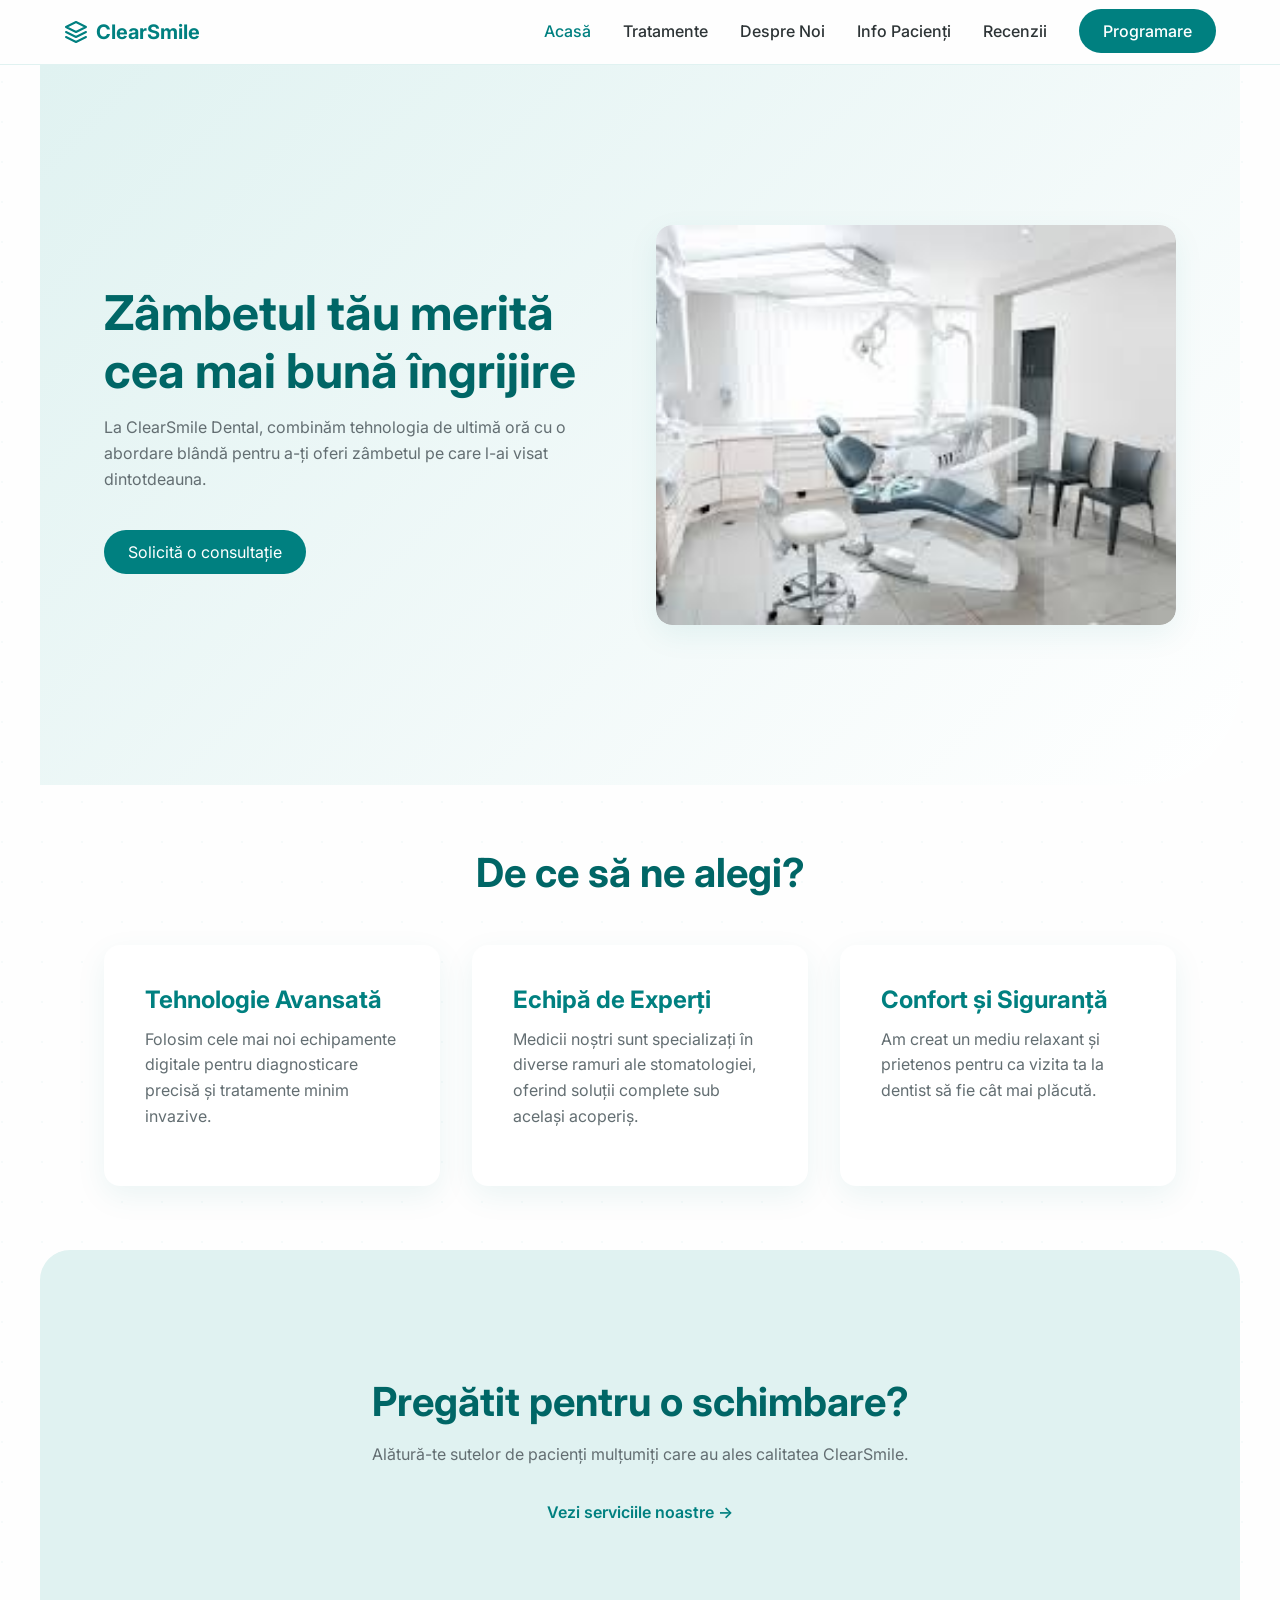
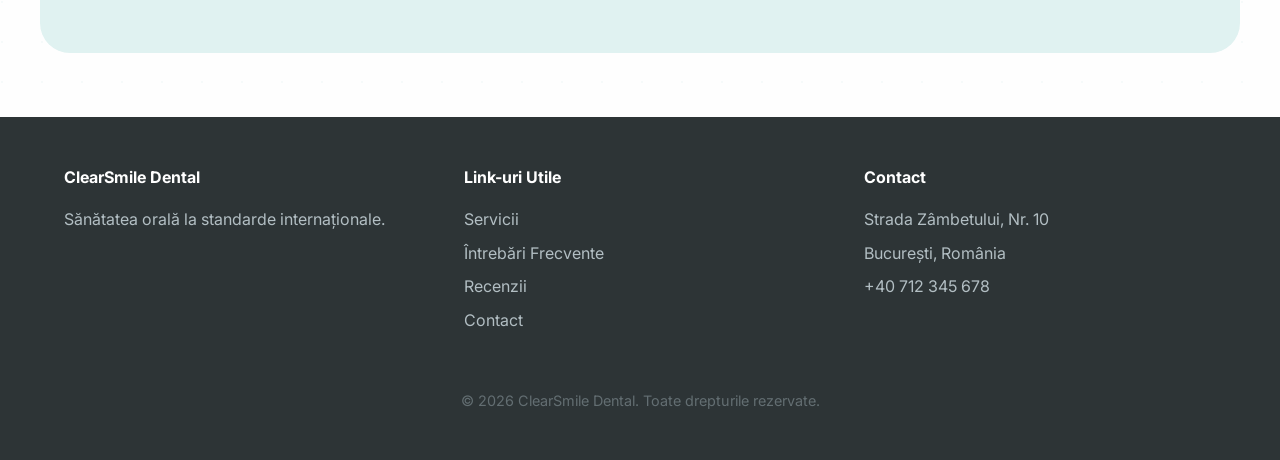
<file: index.html>
<!DOCTYPE html>
<html lang="ro">
<head>
    <meta charset="UTF-8">
    <meta name="viewport" content="width=device-width, initial-scale=1.0">
    <title>ClearSmile Dental | Zâmbetul tău, prioritatea noastră</title>
    <link rel="stylesheet" href="css/styles.css">
</head>
<body>
    <nav>
        <a href="index.html" class="logo">
            <svg width="24" height="24" viewBox="0 0 24 24" fill="none" stroke="currentColor" stroke-width="2" stroke-linecap="round" stroke-linejoin="round"><path d="M12 2L2 7l10 5 10-5-10-5z"/><path d="M2 17l10 5 10-5"/><path d="M2 12l10 5 10-5"/></svg>
            ClearSmile
        </a>
        <div class="hamburger">
            <span></span>
            <span></span>
            <span></span>
        </div>
        <ul class="nav-links">
            <li><a href="index.html">Acasă</a></li>
            <li><a href="tratamente.html">Tratamente</a></li>
            <li><a href="despre-noi.html">Despre Noi</a></li>
            <li><a href="info-pacienti.html">Info Pacienți</a></li>
            <li><a href="recenzii.html">Recenzii</a></li>
            <li><a href="contact.html" class="btn-appointment">Programare</a></li>
        </ul>
    </nav>

    <header class="hero container">
        <div class="hero-content">
            <h1>Zâmbetul tău merită cea mai bună îngrijire</h1>
            <p>La ClearSmile Dental, combinăm tehnologia de ultimă oră cu o abordare blândă pentru a-ți oferi zâmbetul pe care l-ai visat dintotdeauna.</p>
            <div class="mt-3">
                <a href="contact.html" class="btn-appointment" style="text-decoration: none;">Solicită o consultație</a>
            </div>
        </div>
        <div class="hero-image">
            <img src="imgs/Black_Ti_Mac.jpeg" alt="Clinică Modernă ClearSmile" style="width: 100%; height: 100%; object-fit: cover; border-radius: var(--border-radius);">
        </div>
    </header>

    <section class="container">
        <h2>De ce să ne alegi?</h2>
        <div class="grid mt-3">
            <div class="card">
                <h3>Tehnologie Avansată</h3>
                <p>Folosim cele mai noi echipamente digitale pentru diagnosticare precisă și tratamente minim invazive.</p>
            </div>
            <div class="card">
                <h3>Echipă de Experți</h3>
                <p>Medicii noștri sunt specializați în diverse ramuri ale stomatologiei, oferind soluții complete sub același acoperiș.</p>
            </div>
            <div class="card">
                <h3>Confort și Siguranță</h3>
                <p>Am creat un mediu relaxant și prietenos pentru ca vizita ta la dentist să fie cât mai plăcută.</p>
            </div>
        </div>
    </section>

    <section class="container bg-light rounded-lg mb-4 text-center">
        <div style="padding: 4rem 2rem;">
            <h2>Pregătit pentru o schimbare?</h2>
            <p>Alătură-te sutelor de pacienți mulțumiți care au ales calitatea ClearSmile.</p>
            <a href="tratamente.html" style="color: var(--primary-teal); font-weight: 600; text-decoration: none; display: inline-block; margin-top: 1rem;">Vezi serviciile noastre →</a>
        </div>
    </section>

    <footer>
        <div class="footer-grid">
            <div class="footer-section">
                <h4>ClearSmile Dental</h4>
                <p>Sănătatea orală la standarde internaționale.</p>
            </div>
            <div class="footer-section">
                <h4>Link-uri Utile</h4>
                <a href="tratamente.html">Servicii</a>
                <a href="info-pacienti.html">Întrebări Frecvente</a>
                <a href="recenzii.html">Recenzii</a>
                <a href="contact.html">Contact</a>
            </div>
            <div class="footer-section">
                <h4>Contact</h4>
                <p>Strada Zâmbetului, Nr. 10</p>
                <p>București, România</p>
                <p>+40 712 345 678</p>
            </div>
        </div>
        <div class="text-center" style="padding-top: 3rem; color: #636e72; font-size: 0.9rem;">
            &copy; 2026 ClearSmile Dental. Toate drepturile rezervate.
        </div>
    </footer>

    <script src="js/main.js"></script>
</body>
</html>
</file>
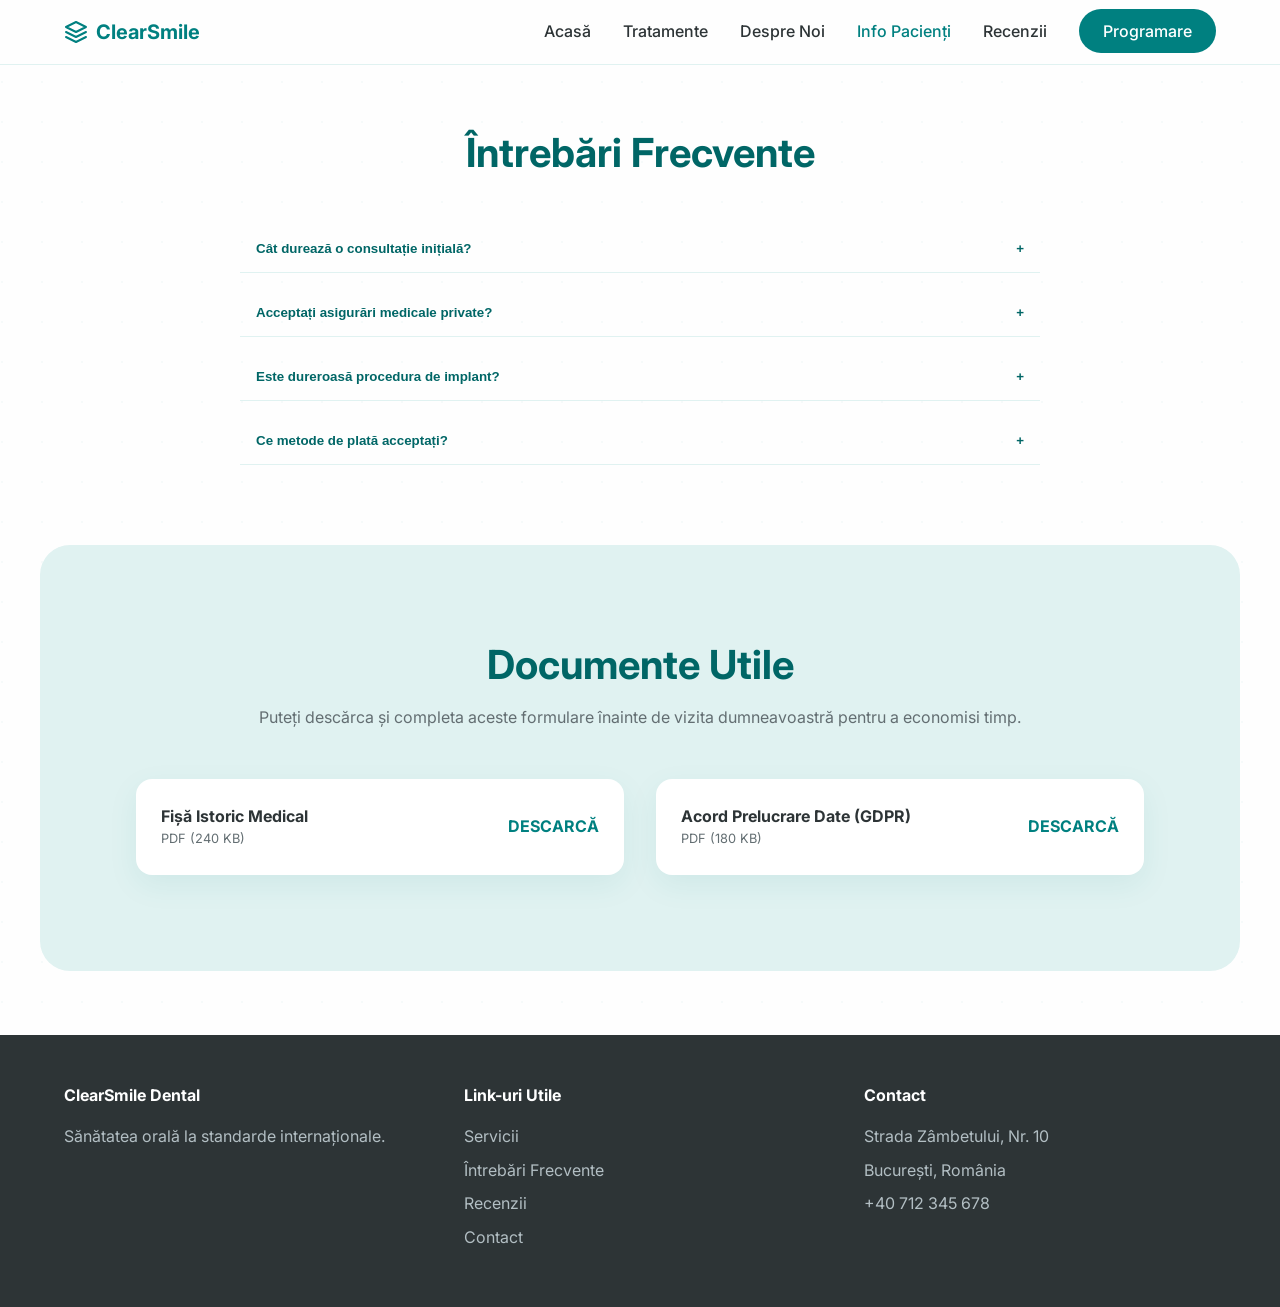
<file: info-pacienti.html>
<!DOCTYPE html>
<html lang="ro">
<head>
    <meta charset="UTF-8">
    <meta name="viewport" content="width=device-width, initial-scale=1.0">
    <title>Informații Pacienți | ClearSmile Dental</title>
    <link rel="stylesheet" href="css/styles.css">
</head>
<body>
    <nav>
        <a href="index.html" class="logo">
            <svg width="24" height="24" viewBox="0 0 24 24" fill="none" stroke="currentColor" stroke-width="2" stroke-linecap="round" stroke-linejoin="round"><path d="M12 2L2 7l10 5 10-5-10-5z"/><path d="M2 17l10 5 10-5"/><path d="M2 12l10 5 10-5"/></svg>
            ClearSmile
        </a>
        <div class="hamburger">
            <span></span>
            <span></span>
            <span></span>
        </div>
        <ul class="nav-links">
            <li><a href="index.html">Acasă</a></li>
            <li><a href="tratamente.html">Tratamente</a></li>
            <li><a href="despre-noi.html">Despre Noi</a></li>
            <li><a href="info-pacienti.html">Info Pacienți</a></li>
            <li><a href="recenzii.html">Recenzii</a></li>
            <li><a href="contact.html" class="btn-appointment">Programare</a></li>
        </ul>
    </nav>

    <section class="container">
        <h2>Întrebări Frecvente</h2>
        <div class="max-width-800 mt-3">
            <div class="accordion-item">
                <button class="accordion-header">Cât durează o consultație inițială? <span>+</span></button>
                <div class="accordion-content">
                    <p>O consultație standard durează aproximativ 45 de minute și include examinarea clinică, discuția despre istoricul medical și stabilirea unui plan de tratament preliminar.</p>
                </div>
            </div>
            <div class="accordion-item">
                <button class="accordion-header">Acceptați asigurări medicale private? <span>+</span></button>
                <div class="accordion-content">
                    <p>Da, colaborăm cu majoritatea furnizorilor de asigurări medicale private din România. Vă rugăm să ne contactați pentru a verifica parteneriatul specific.</p>
                </div>
            </div>
            <div class="accordion-item">
                <button class="accordion-header">Este dureroasă procedura de implant? <span>+</span></button>
                <div class="accordion-content">
                    <p>Procedura se realizează sub anestezie locală, deci nu veți simți durere în timpul intervenției. Disconfortul post-operator este minim și poate fi gestionat cu analgezice obișnuite.</p>
                </div>
            </div>
            <div class="accordion-item">
                <button class="accordion-header">Ce metode de plată acceptați? <span>+</span></button>
                <div class="accordion-content">
                    <p>Acceptăm plata numerar, cu cardul, dar oferim și posibilitatea de plată în rate fără dobândă prin bănci partenere.</p>
                </div>
            </div>
        </div>
    </section>

    <section class="container bg-light rounded-lg mb-4">
        <div style="padding: 2rem;">
            <h2>Documente Utile</h2>
            <p class="text-center">Puteți descărca și completa aceste formulare înainte de vizita dumneavoastră pentru a economisi timp.</p>
            
            <div class="grid mt-3">
                <div class="card" style="display: flex; align-items: center; justify-content: space-between; padding: 1.5rem;">
                    <div>
                        <h4 style="margin-bottom: 0;">Fișă Istoric Medical</h4>
                        <p style="margin-bottom: 0; font-size: 0.8rem;">PDF (240 KB)</p>
                    </div>
                    <a href="#" style="color: var(--primary-teal); font-weight: 700; text-decoration: none;">DESCARCĂ</a>
                </div>
                <div class="card" style="display: flex; align-items: center; justify-content: space-between; padding: 1.5rem;">
                    <div>
                        <h4 style="margin-bottom: 0;">Acord Prelucrare Date (GDPR)</h4>
                        <p style="margin-bottom: 0; font-size: 0.8rem;">PDF (180 KB)</p>
                    </div>
                    <a href="#" style="color: var(--primary-teal); font-weight: 700; text-decoration: none;">DESCARCĂ</a>
                </div>
            </div>
        </div>
    </section>

    <footer>
        <div class="footer-grid">
            <div class="footer-section">
                <h4>ClearSmile Dental</h4>
                <p>Sănătatea orală la standarde internaționale.</p>
            </div>
            <div class="footer-section">
                <h4>Link-uri Utile</h4>
                <a href="tratamente.html">Servicii</a>
                <a href="info-pacienti.html">Întrebări Frecvente</a>
                <a href="recenzii.html">Recenzii</a>
                <a href="contact.html">Contact</a>
            </div>
            <div class="footer-section">
                <h4>Contact</h4>
                <p>Strada Zâmbetului, Nr. 10</p>
                <p>București, România</p>
                <p>+40 712 345 678</p>
            </div>
        </div>
    </footer>

    <script src="js/main.js"></script>
</body>
</html>
</file>
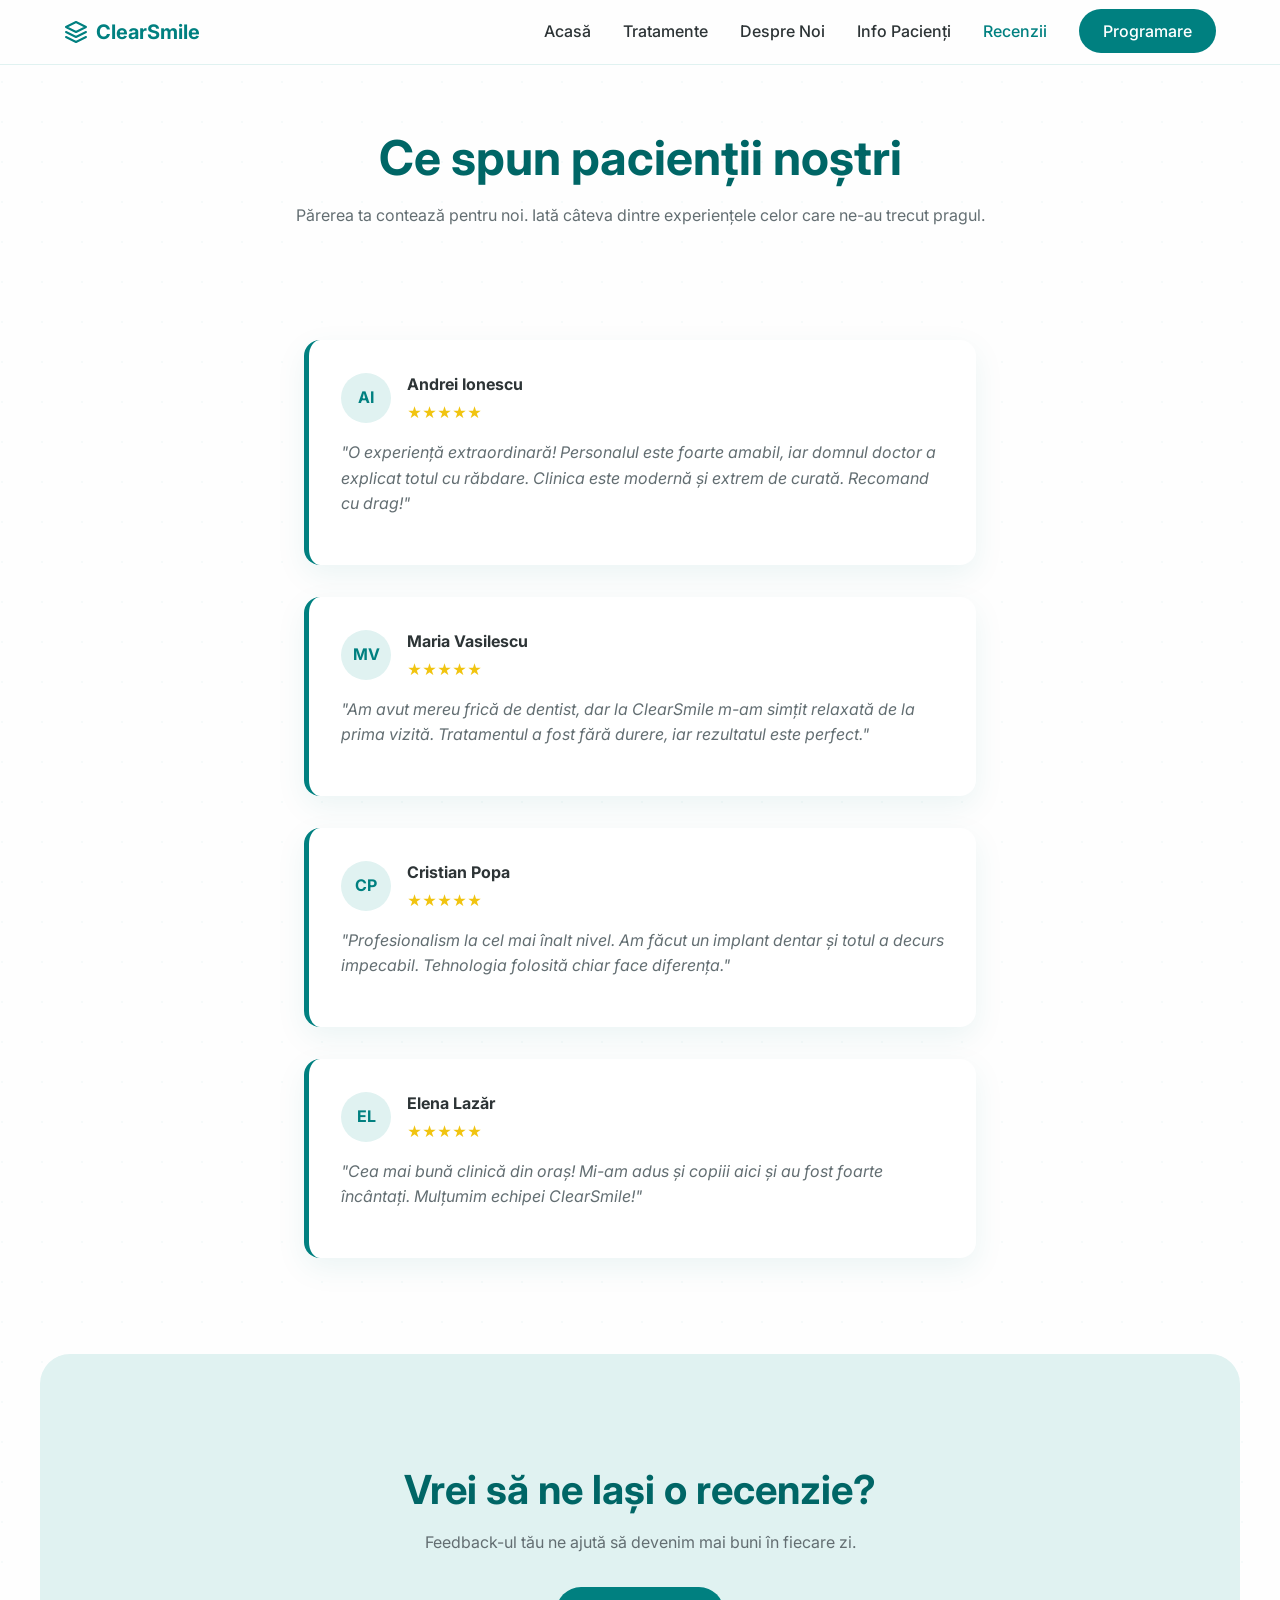
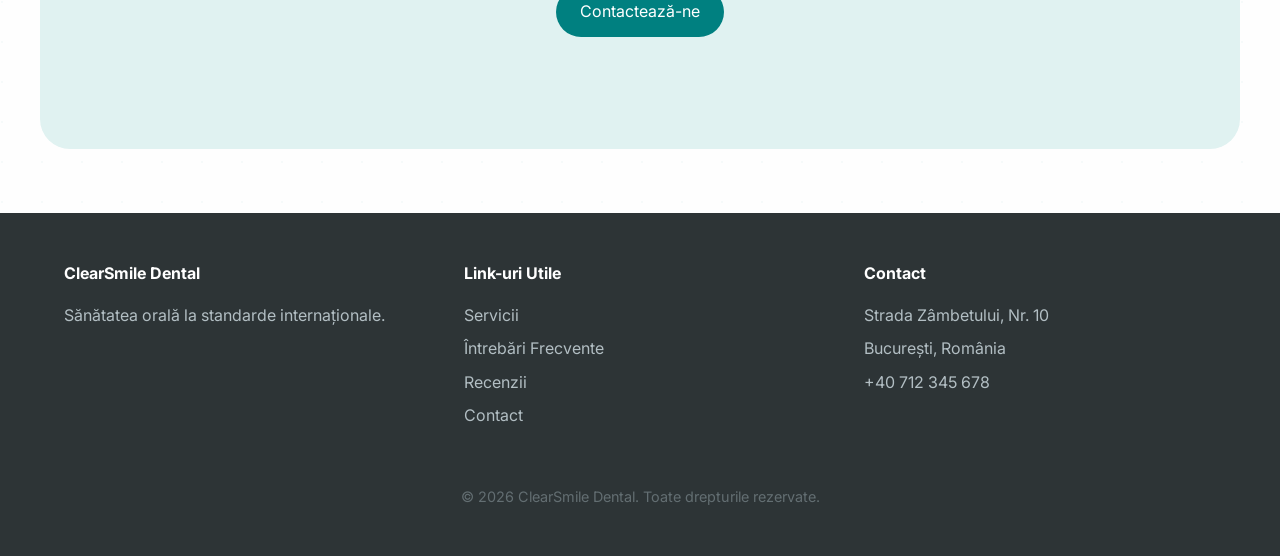
<file: recenzii.html>
<!DOCTYPE html>
<html lang="ro">
<head>
    <meta charset="UTF-8">
    <meta name="viewport" content="width=device-width, initial-scale=1.0">
    <title>Recenzii | ClearSmile Dental</title>
    <link rel="stylesheet" href="css/styles.css">
    <style>
        .review-card {
            background: white;
            padding: 2rem;
            border-radius: var(--border-radius);
            box-shadow: var(--card-shadow);
            margin-bottom: 2rem;
            border-left: 5px solid var(--primary-teal);
        }
        .review-header {
            display: flex;
            align-items: center;
            gap: 1rem;
            margin-bottom: 1rem;
        }
        .review-avatar {
            width: 50px;
            height: 50px;
            border-radius: 50%;
            background: var(--primary-teal-light);
            display: flex;
            align-items: center;
            justify-content: center;
            font-weight: 700;
            color: var(--primary-teal);
        }
        .review-info h4 {
            margin-bottom: 0.2rem;
            color: var(--text-dark);
        }
        .stars {
            color: #f1c40f;
            font-size: 0.9rem;
        }
        .review-content {
            font-style: italic;
            color: var(--text-light);
        }
    </style>
</head>
<body>
    <nav>
        <a href="index.html" class="logo">
            <svg width="24" height="24" viewBox="0 0 24 24" fill="none" stroke="currentColor" stroke-width="2" stroke-linecap="round" stroke-linejoin="round"><path d="M12 2L2 7l10 5 10-5-10-5z"/><path d="M2 17l10 5 10-5"/><path d="M2 12l10 5 10-5"/></svg>
            ClearSmile
        </a>
        <div class="hamburger">
            <span></span>
            <span></span>
            <span></span>
        </div>
        <ul class="nav-links">
            <li><a href="index.html">Acasă</a></li>
            <li><a href="tratamente.html">Tratamente</a></li>
            <li><a href="despre-noi.html">Despre Noi</a></li>
            <li><a href="info-pacienti.html">Info Pacienți</a></li>
            <li><a href="recenzii.html" class="active">Recenzii</a></li>
            <li><a href="contact.html" class="btn-appointment">Programare</a></li>
        </ul>
    </nav>

    <header class="container text-center" style="padding-bottom: 2rem;">
        <h1>Ce spun pacienții noștri</h1>
        <p>Părerea ta contează pentru noi. Iată câteva dintre experiențele celor care ne-au trecut pragul.</p>
    </header>

    <section class="container max-width-800">
        <div class="review-card">
            <div class="review-header">
                <div class="review-avatar">AI</div>
                <div class="review-info">
                    <h4>Andrei Ionescu</h4>
                    <div class="stars">★★★★★</div>
                </div>
            </div>
            <p class="review-content">"O experiență extraordinară! Personalul este foarte amabil, iar domnul doctor a explicat totul cu răbdare. Clinica este modernă și extrem de curată. Recomand cu drag!"</p>
        </div>

        <div class="review-card">
            <div class="review-header">
                <div class="review-avatar">MV</div>
                <div class="review-info">
                    <h4>Maria Vasilescu</h4>
                    <div class="stars">★★★★★</div>
                </div>
            </div>
            <p class="review-content">"Am avut mereu frică de dentist, dar la ClearSmile m-am simțit relaxată de la prima vizită. Tratamentul a fost fără durere, iar rezultatul este perfect."</p>
        </div>

        <div class="review-card">
            <div class="review-header">
                <div class="review-avatar">CP</div>
                <div class="review-info">
                    <h4>Cristian Popa</h4>
                    <div class="stars">★★★★★</div>
                </div>
            </div>
            <p class="review-content">"Profesionalism la cel mai înalt nivel. Am făcut un implant dentar și totul a decurs impecabil. Tehnologia folosită chiar face diferența."</p>
        </div>

        <div class="review-card">
            <div class="review-header">
                <div class="review-avatar">EL</div>
                <div class="review-info">
                    <h4>Elena Lazăr</h4>
                    <div class="stars">★★★★★</div>
                </div>
            </div>
            <p class="review-content">"Cea mai bună clinică din oraș! Mi-am adus și copiii aici și au fost foarte încântați. Mulțumim echipei ClearSmile!"</p>
        </div>
    </section>

    <section class="container text-center bg-light rounded-lg mb-4">
        <div style="padding: 3rem;">
            <h2>Vrei să ne lași o recenzie?</h2>
            <p>Feedback-ul tău ne ajută să devenim mai buni în fiecare zi.</p>
            <a href="contact.html" class="btn-appointment" style="text-decoration: none; display: inline-block; margin-top: 1rem;">Contactează-ne</a>
        </div>
    </section>

    <footer>
        <div class="footer-grid">
            <div class="footer-section">
                <h4>ClearSmile Dental</h4>
                <p>Sănătatea orală la standarde internaționale.</p>
            </div>
            <div class="footer-section">
                <h4>Link-uri Utile</h4>
                <a href="tratamente.html">Servicii</a>
                <a href="info-pacienti.html">Întrebări Frecvente</a>
                <a href="recenzii.html">Recenzii</a>
                <a href="contact.html">Contact</a>
            </div>
            <div class="footer-section">
                <h4>Contact</h4>
                <p>Strada Zâmbetului, Nr. 10</p>
                <p>București, România</p>
                <p>+40 712 345 678</p>
            </div>
        </div>
        <div class="text-center" style="padding-top: 3rem; color: #636e72; font-size: 0.9rem;">
            &copy; 2026 ClearSmile Dental. Toate drepturile rezervate.
        </div>
    </footer>

    <script src="js/main.js"></script>
</body>
</html>
</file>
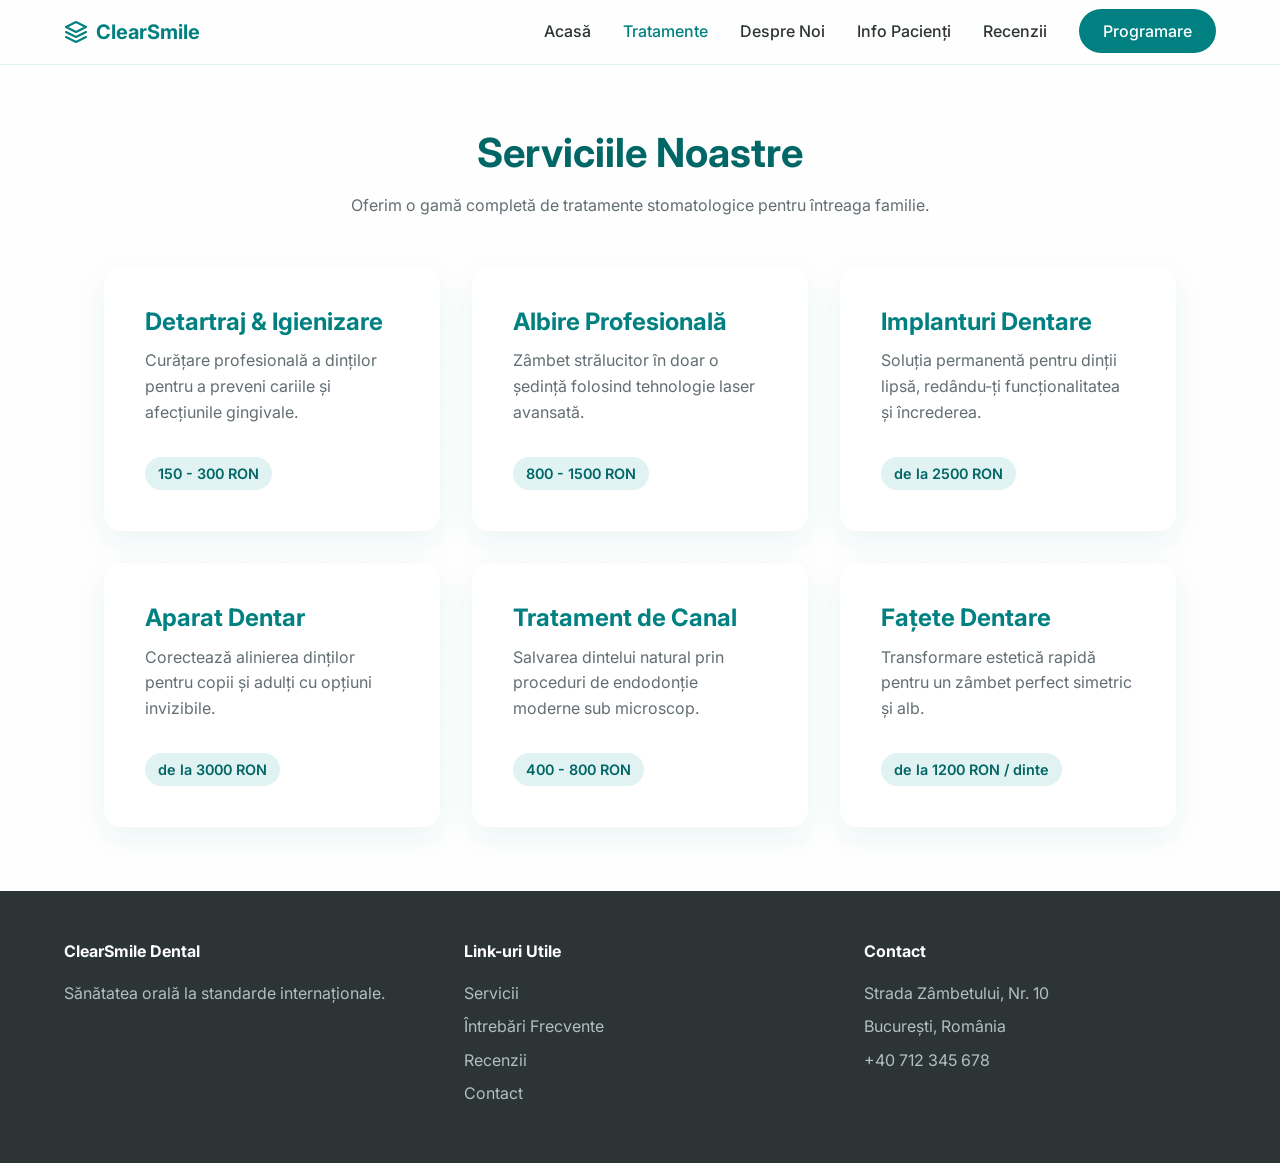
<file: tratamente.html>
<!DOCTYPE html>
<html lang="ro">
<head>
    <meta charset="UTF-8">
    <meta name="viewport" content="width=device-width, initial-scale=1.0">
    <title>Tratamente | ClearSmile Dental</title>
    <link rel="stylesheet" href="css/styles.css">
</head>
<body>
    <nav>
        <a href="index.html" class="logo">
            <svg width="24" height="24" viewBox="0 0 24 24" fill="none" stroke="currentColor" stroke-width="2" stroke-linecap="round" stroke-linejoin="round"><path d="M12 2L2 7l10 5 10-5-10-5z"/><path d="M2 17l10 5 10-5"/><path d="M2 12l10 5 10-5"/></svg>
            ClearSmile
        </a>
        <div class="hamburger">
            <span></span>
            <span></span>
            <span></span>
        </div>
        <ul class="nav-links">
            <li><a href="index.html">Acasă</a></li>
            <li><a href="tratamente.html">Tratamente</a></li>
            <li><a href="despre-noi.html">Despre Noi</a></li>
            <li><a href="info-pacienti.html">Info Pacienți</a></li>
            <li><a href="recenzii.html">Recenzii</a></li>
            <li><a href="contact.html" class="btn-appointment">Programare</a></li>
        </ul>
    </nav>

    <section class="container">
        <h2>Serviciile Noastre</h2>
        <p class="text-center" style="margin-bottom: 3rem;">Oferim o gamă completă de tratamente stomatologice pentru întreaga familie.</p>
        
        <div class="grid">
            <div class="card">
                <h3>Detartraj & Igienizare</h3>
                <p>Curățare profesională a dinților pentru a preveni cariile și afecțiunile gingivale.</p>
                <div class="price-range">150 - 300 RON</div>
            </div>
            <div class="card">
                <h3>Albire Profesională</h3>
                <p>Zâmbet strălucitor în doar o ședință folosind tehnologie laser avansată.</p>
                <div class="price-range">800 - 1500 RON</div>
            </div>
            <div class="card">
                <h3>Implanturi Dentare</h3>
                <p>Soluția permanentă pentru dinții lipsă, redându-ți funcționalitatea și încrederea.</p>
                <div class="price-range">de la 2500 RON</div>
            </div>
            <div class="card">
                <h3>Aparat Dentar</h3>
                <p>Corectează alinierea dinților pentru copii și adulți cu opțiuni invizibile.</p>
                <div class="price-range">de la 3000 RON</div>
            </div>
            <div class="card">
                <h3>Tratament de Canal</h3>
                <p>Salvarea dintelui natural prin proceduri de endodonție moderne sub microscop.</p>
                <div class="price-range">400 - 800 RON</div>
            </div>
            <div class="card">
                <h3>Fațete Dentare</h3>
                <p>Transformare estetică rapidă pentru un zâmbet perfect simetric și alb.</p>
                <div class="price-range">de la 1200 RON / dinte</div>
            </div>
        </div>
    </section>

    <footer>
        <div class="footer-grid">
            <div class="footer-section">
                <h4>ClearSmile Dental</h4>
                <p>Sănătatea orală la standarde internaționale.</p>
            </div>
            <div class="footer-section">
                <h4>Link-uri Utile</h4>
                <a href="tratamente.html">Servicii</a>
                <a href="info-pacienti.html">Întrebări Frecvente</a>
                <a href="recenzii.html">Recenzii</a>
                <a href="contact.html">Contact</a>
            </div>
            <div class="footer-section">
                <h4>Contact</h4>
                <p>Strada Zâmbetului, Nr. 10</p>
                <p>București, România</p>
                <p>+40 712 345 678</p>
            </div>
        </div>
    </footer>

    <script src="js/main.js"></script>
</body>
</html>
</file>
<file: css/styles.css>
@import url('https://fonts.googleapis.com/css2?family=Inter:wght@400;500;600;700&display=swap');

:root {
    --primary-teal: #008080;
    --primary-teal-light: #e0f2f1;
    --primary-teal-dark: #006666;
    --background-white: #fefefe;
    --text-dark: #2d3436;
    --text-light: #636e72;
    --card-shadow: 0 10px 30px rgba(0, 128, 128, 0.08);
    --border-radius: 16px;
    --transition: all 0.3s ease;
}

* {
    margin: 0;
    padding: 0;
    box-sizing: border-box;
}

body {
    font-family: 'Inter', sans-serif;
    line-height: 1.6;
    color: var(--text-dark);
    background-color: var(--background-white);
    background-image: radial-gradient(circle at 2px 2px, rgba(0, 128, 128, 0.03) 1px, transparent 0);
    background-size: 40px 40px;
    overflow-x: hidden;
}

/* Typography - Mobile First */
h1, h2, h3 {
    font-weight: 700;
    color: var(--primary-teal-dark);
    line-height: 1.2;
}

h1 { font-size: 2rem; margin-bottom: 1rem; }
h2 { font-size: 1.75rem; margin-bottom: 1rem; text-align: center; }
h3 { font-size: 1.25rem; }

p { margin-bottom: 1rem; color: var(--text-light); }

/* Navigation - Mobile First */
nav {
    display: flex;
    justify-content: space-between;
    align-items: center;
    padding: 1rem 5%;
    background: rgba(254, 254, 254, 0.95);
    backdrop-filter: blur(10px);
    position: sticky;
    top: 0;
    z-index: 1000;
    border-bottom: 1px solid var(--primary-teal-light);
}

.logo {
    font-size: 1.25rem;
    font-weight: 700;
    color: var(--primary-teal);
    text-decoration: none;
    display: flex;
    align-items: center;
    gap: 0.5rem;
}

.hamburger {
    display: flex;
    flex-direction: column;
    gap: 5px;
    cursor: pointer;
    z-index: 1001;
    padding: 0.5rem;
}

.hamburger span {
    width: 25px;
    height: 3px;
    background-color: var(--primary-teal);
    border-radius: 2px;
    transition: var(--transition);
}

.hamburger.active span:nth-child(1) { transform: translateY(8px) rotate(45deg); }
.hamburger.active span:nth-child(2) { opacity: 0; }
.hamburger.active span:nth-child(3) { transform: translateY(-8px) rotate(-45deg); }

.nav-links {
    position: fixed;
    top: 0;
    right: -100%;
    width: 80%;
    height: 100vh;
    background: var(--background-white);
    display: flex;
    flex-direction: column;
    align-items: center;
    justify-content: center;
    gap: 2rem;
    list-style: none;
    transition: 0.4s ease-in-out;
    box-shadow: -10px 0 30px rgba(0,0,0,0.05);
}

.nav-links.active {
    right: 0;
}

.nav-links a {
    text-decoration: none;
    color: var(--text-dark);
    font-weight: 600;
    font-size: 1.2rem;
    transition: var(--transition);
}

.nav-links a:hover, .nav-links a.active {
    color: var(--primary-teal);
}

.btn-appointment {
    background: var(--primary-teal);
    color: white !important;
    padding: 0.75rem 2rem;
    border-radius: 50px;
    margin-top: 1rem;
}

/* Layout Containers - Mobile First */
.container {
    max-width: 1200px;
    margin: 0 auto;
    padding: 2.5rem 5%;
}

/* Hero Section - Mobile First */
.hero {
    display: flex;
    flex-direction: column;
    align-items: center;
    text-align: center;
    gap: 2rem;
    background: linear-gradient(135deg, var(--primary-teal-light) 0%, #ffffff 100%);
    padding-top: 3rem;
    border-radius: 0 0 50px 0;
}

.hero-content { width: 100%; }
.hero-image { 
    width: 100%;
    height: 300px;
    border-radius: var(--border-radius);
    overflow: hidden;
    box-shadow: var(--card-shadow);
}

/* Grid Components - Mobile First */
.grid {
    display: grid;
    grid-template-columns: 1fr;
    gap: 1.5rem;
}

.card {
    background: white;
    padding: 1.5rem;
    border-radius: var(--border-radius);
    box-shadow: var(--card-shadow);
    transition: var(--transition);
    border: 1px solid transparent;
}

.card h3 {
    margin-bottom: 0.75rem;
    color: var(--primary-teal);
}

/* Footer - Mobile First */
footer {
    background: #2d3436;
    color: white;
    padding: 3rem 5%;
}

.footer-grid {
    display: grid;
    grid-template-columns: 1fr;
    gap: 2rem;
}

.footer-section h4 {
    margin-bottom: 1rem;
    color: white;
}

.footer-section p, .footer-section a {
    color: #b2bec3;
    text-decoration: none;
    display: block;
    margin-bottom: 0.5rem;
}

/* Tablet & Desktop Overrides (min-width: 768px) */
@media (min-width: 768px) {
    h1 { font-size: 3rem; }
    h2 { font-size: 2.5rem; }
    h3 { font-size: 1.5rem; }

    .container { padding: 4rem 5%; }

    /* Navigation */
    .hamburger { display: none; }
    
    .nav-links {
        position: static;
        width: auto;
        height: auto;
        background: transparent;
        flex-direction: row;
        gap: 2rem;
        box-shadow: none;
        transition: none;
    }

    .nav-links a { font-size: 1rem; font-weight: 500; }
    .btn-appointment { margin-top: 0; padding: 0.75rem 1.5rem; }

    /* Hero */
    .hero {
        flex-direction: row;
        text-align: left;
        min-height: 80vh;
        border-radius: 0 0 100px 0;
        padding-top: 4rem;
    }
    .hero-content { flex: 1; }
    .hero-image { flex: 1; height: 400px; }

    /* Grid */
    .grid {
        grid-template-columns: repeat(auto-fit, minmax(300px, 1fr));
        gap: 2rem;
    }

    .card { padding: 2.5rem; }

    /* Footer */
    .footer-grid {
        grid-template-columns: repeat(auto-fit, minmax(200px, 1fr));
        gap: 3rem;
    }
}

/* Utility Classes */
.text-center { text-align: center; }
.max-width-800 { max-width: 800px; margin-left: auto; margin-right: auto; }
.bg-light { background: var(--primary-teal-light); }
.rounded-lg { border-radius: 30px; }
.rounded-xl { border-radius: 50px; }
.mt-3 { margin-top: 3rem; }
.mb-4 { margin-bottom: 4rem; }

/* Responsive Flex/Grid Helpers */
.flex-group {
    display: flex;
    flex-wrap: wrap;
    gap: 2rem;
    justify-content: center;
}

.flex-item {
    flex: 1;
    min-width: 280px;
}

.form-grid {
    display: grid;
    grid-template-columns: 1fr;
    gap: 1.5rem;
}

@media (min-width: 600px) {
    .form-grid.cols-2 {
        grid-template-columns: 1fr 1fr;
    }
}

/* Treatments Page Specifics */
.price-range {
    display: inline-block;
    background: var(--primary-teal-light);
    color: var(--primary-teal-dark);
    padding: 0.3rem 0.8rem;
    border-radius: 50px;
    font-size: 0.9rem;
    font-weight: 600;
    margin-top: 1rem;
}

/* FAQ Accordion */
.accordion-item {
    border-bottom: 1px solid var(--primary-teal-light);
    margin-bottom: 1rem;
}

.accordion-header {
    width: 100%;
    padding: 1rem;
    text-align: left;
    background: none;
    border: none;
    font-weight: 600;
    cursor: pointer;
    display: flex;
    justify-content: space-between;
    align-items: center;
    color: var(--primary-teal-dark);
}

.accordion-content {
    padding: 0 1rem 1rem;
    display: none;
}

/* Forms */
.form-group {
    margin-bottom: 1.5rem;
}

label {
    display: block;
    margin-bottom: 0.5rem;
    font-weight: 500;
}

input, select, textarea {
    width: 100%;
    padding: 0.8rem;
    border: 1px solid #ddd;
    border-radius: 8px;
    font-family: inherit;
    font-size: 1rem;
}

input:focus, select:focus, textarea:focus {
    outline: none;
    border-color: var(--primary-teal);
}

button[type="submit"] {
    background: var(--primary-teal);
    color: white;
    border: none;
    padding: 1rem 2rem;
    border-radius: 50px;
    cursor: pointer;
    font-weight: 600;
    width: 100%;
    transition: var(--transition);
    font-size: 1rem;
}

button[type="submit"]:hover {
    background: var(--primary-teal-dark);
}
</file>
